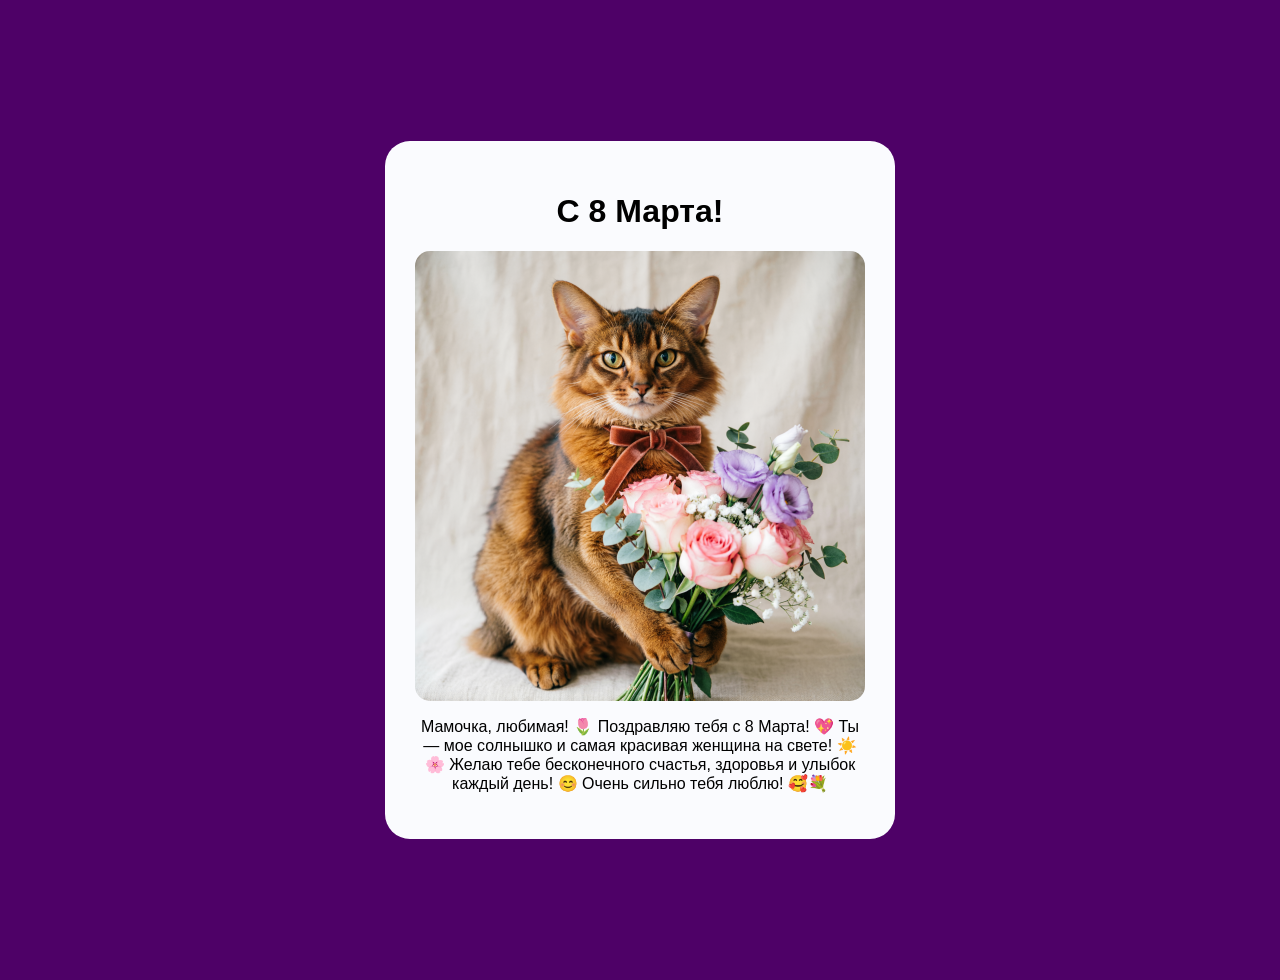
<file: Dan Naidovski/index.html>
<html>
  <head>
    <meta charset="UTF-8" />
    <link rel="stylesheet" href="style.css" type="text/css" />
  </head>
  <body>
    <div class="card">
      <h1>С 8 Марта!</h1>
      <img src="image.png" alt="Праздничная картинка" />
      <p>
        Мамочка, любимая! 🌷 Поздравляю тебя с 8 Марта! 💖 Ты — мое солнышко и
        самая красивая женщина на свете! ☀️🌸 Желаю тебе бесконечного счастья,
        здоровья и улыбок каждый день! 😊 Очень сильно тебя люблю! 🥰💐
      </p>
    </div>
  </body>
</html>
</file>
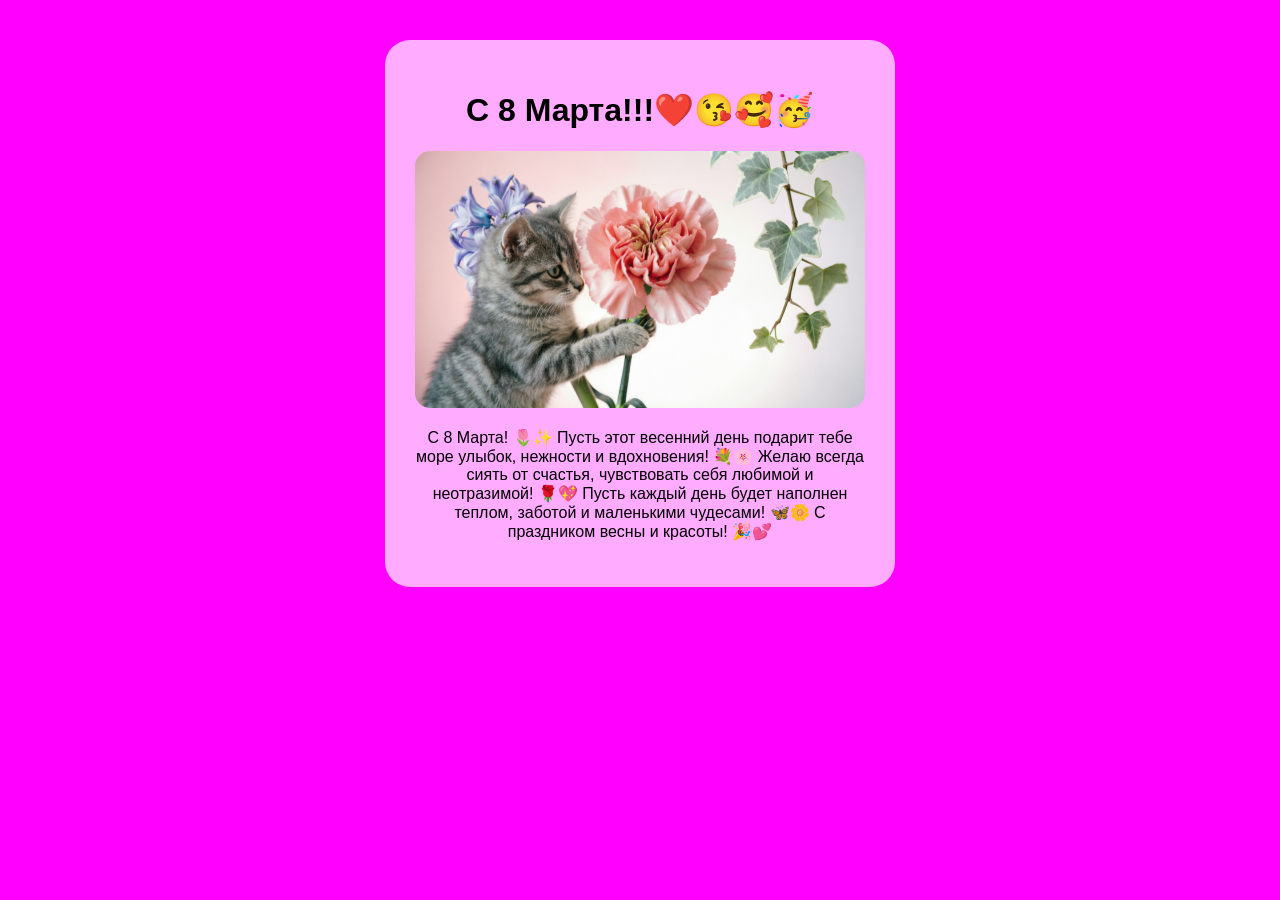
<file: Denis Timofeev/index.html>
<html>
    <head>
    <meta charset="UTF-8">
    <link rel="stylesheet"href="style.css"type="text/css"
    </head>
    <body>
    <div class="card">
      <h1>С 8 Марта!!!❤️😘🥰🥳</h1>
      <img src="image.png" alt="?"
      <p>
        С 8 Марта! 🌷✨
Пусть этот весенний день подарит тебе море улыбок, нежности и вдохновения! 💐🌸 Желаю всегда сиять от счастья, чувствовать себя любимой и неотразимой! 🌹💖
Пусть каждый день будет наполнен теплом, заботой и маленькими чудесами! 🦋🌼
С праздником весны и красоты! 🎉💕
      </p>
    </div>
     </body>
</html>
</file>
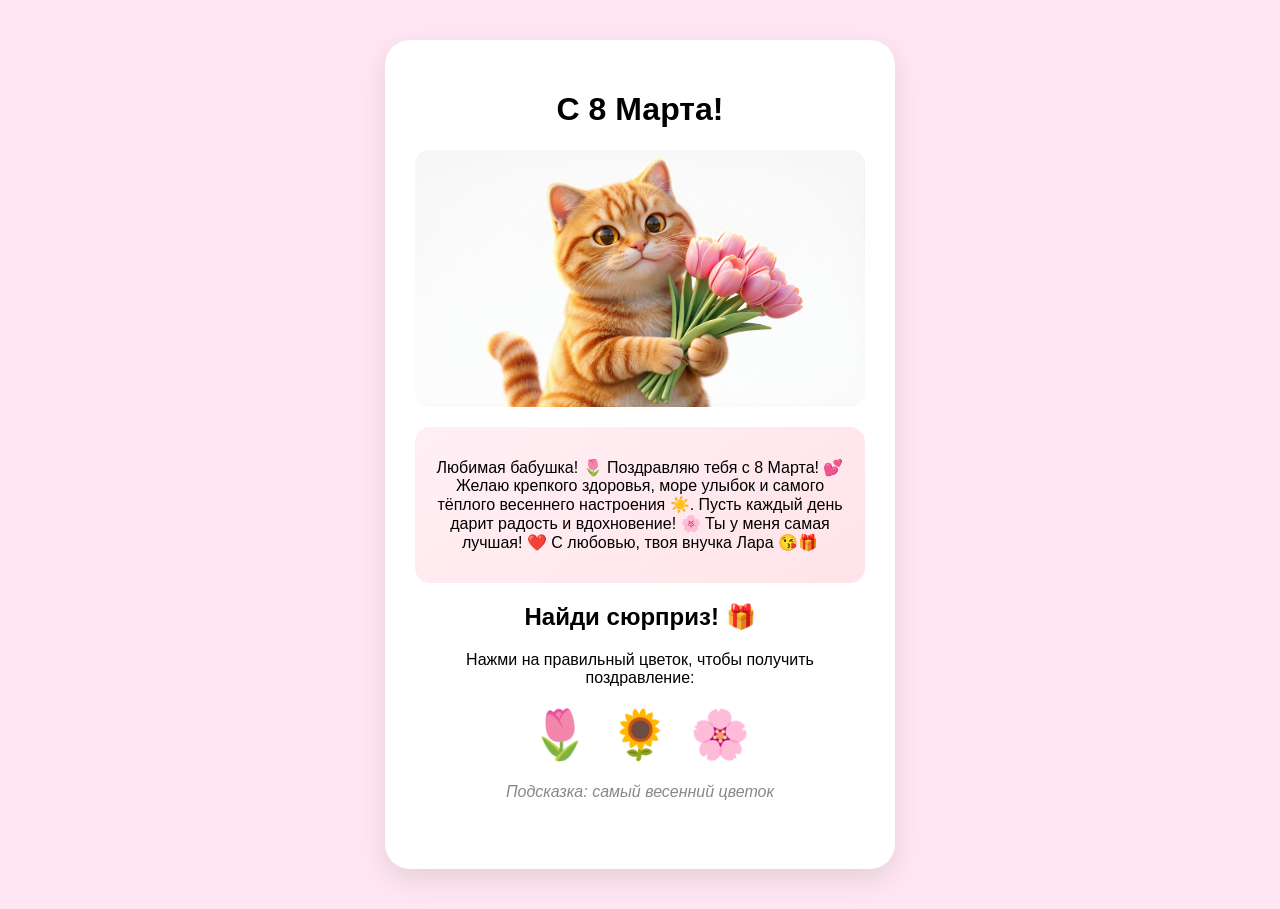
<file: Lara/index.html>
<html>
  <head>
    <meta charset="UTF-8" />
    <link rel="stylesheet" href="style.css" type="text/css" />
  </head>
  <body>
    <div class="card" id="gameCard">
      <h1 class="title-animation">C 8 Марта!</h1>
      <img src="image.png" alt="Праздничная картинка" class="image-animation" />

      <!-- Начальное сообщение (по умолчанию скрыто) -->
      <div id="initialMessage" class="message">
        <p>
          Любимая бабушка! 🌷 Поздравляю тебя с 8 Марта! 💕 Желаю крепкого
          здоровья, море улыбок и самого тёплого весеннего настроения ☀️. Пусть
          каждый день дарит радость и вдохновение! 🌸 Ты у меня самая лучшая! ❤️
          С любовью, твоя внучка Лара 😘🎁
        </p>
      </div>

      <!-- Квест-игра -->
      <div id="gameArea">
        <h2>Найди сюрприз! 🎁</h2>
        <p>Нажми на правильный цветок, чтобы получить поздравление:</p>
        <div class="flowers-container">
          <div class="flower" data-flower="1" onclick="checkFlower(1)">🌷</div>
          <div class="flower" data-flower="2" onclick="checkFlower(2)">🌻</div>
          <div class="flower" data-flower="3" onclick="checkFlower(3)">🌸</div>
        </div>
        <p id="gameHint">Подсказка: самый весенний цветок</p>
      </div>

      <!-- Секретное сообщение (появляется после победы) -->
      <div id="secretMessage" class="message hidden">
        <p class="secret-text">
          🎉 СЮРПРИЗ! 🎉<br /><br />
          Я приготовила для тебя ещё одно поздравление:<br />
          "Ты самый чудесный человек на свете! Пусть весна подарит много тёплых
          дней и приятных сюрпризов!"<br /><br />
          🌷❤️ С любовью, Лара ❤️🌷
        </p>
        <button class="reset-button" onclick="resetGame()">
          Сыграть ещё раз
        </button>
      </div>
    </div>

    <script>
      // Правильный цветок (самый весенний - тюльпан)
      const CORRECT_FLOWER = 1;

      // Элементы страницы
      const gameArea = document.getElementById("gameArea");
      const initialMessage = document.getElementById("initialMessage");
      const secretMessage = document.getElementById("secretMessage");
      const gameHint = document.getElementById("gameHint");

      // Функция проверки выбранного цветка
      function checkFlower(flowerNumber) {
        const flowers = document.querySelectorAll(".flower");

        if (flowerNumber === CORRECT_FLOWER) {
          // Победа!
          gameArea.classList.add("hidden");
          initialMessage.classList.add("hidden");
          secretMessage.classList.remove("hidden");

          // Добавляем эффект конфетти (простую анимацию)
          createConfetti();
        } else {
          // Неправильный выбор
          gameHint.textContent = "❌ Попробуй другой цветок! ❌";
          gameHint.style.color = "#ff6b6b";

          // Анимация для неправильного цветка
          flowers[flowerNumber - 1].style.transform = "scale(0.9)";
          setTimeout(() => {
            flowers[flowerNumber - 1].style.transform = "scale(1)";
          }, 200);
        }
      }

      // Функция создания конфетти
      function createConfetti() {
        for (let i = 0; i < 30; i++) {
          const confetti = document.createElement("div");
          confetti.className = "confetti";
          confetti.style.left = Math.random() * 100 + "%";
          confetti.style.animationDelay = Math.random() * 2 + "s";
          confetti.style.backgroundColor = `hsl(${Math.random() * 360}, 80%, 60%)`;
          document.body.appendChild(confetti);

          // Удаляем конфетти через 4 секунды
          setTimeout(() => {
            confetti.remove();
          }, 4000);
        }
      }

      // Сброс игры
      function resetGame() {
        gameArea.classList.remove("hidden");
        initialMessage.classList.remove("hidden");
        secretMessage.classList.add("hidden");
        gameHint.textContent = "Подсказка: самый весенний цветок";
        gameHint.style.color = "";

        // Удаляем все конфетти
        document.querySelectorAll(".confetti").forEach((c) => c.remove());
      }
    </script>
  </body>
</html>
</file>
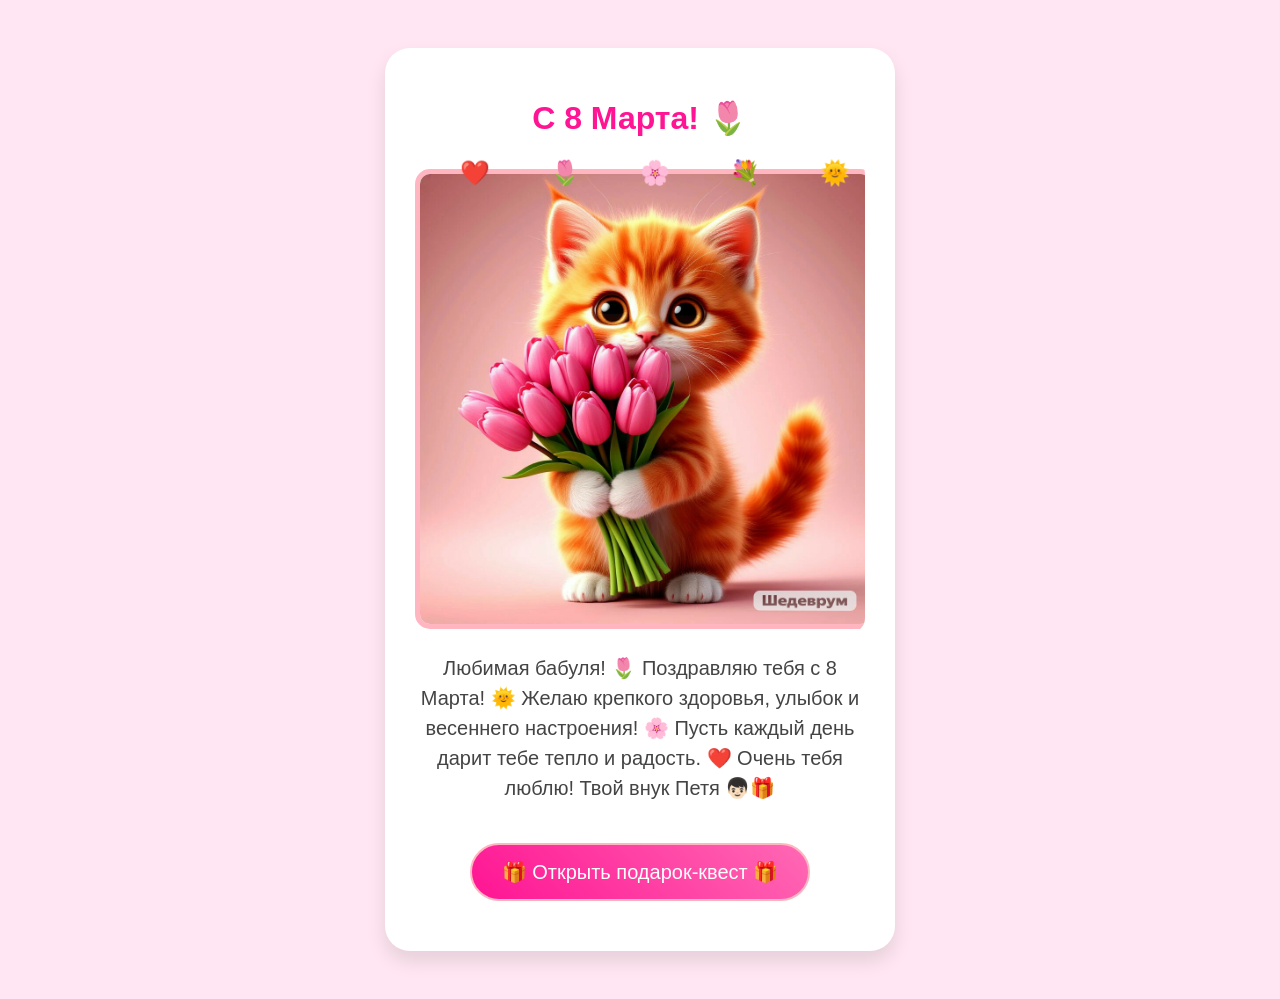
<file: Lara_test_project/index.html>
<!DOCTYPE html>
<html lang="en">
<head>
    <meta charset="UTF-8">
    <title>Открытка для бабули с квестом</title>
    <link rel="stylesheet" href="style.css" type="text/css">
</head>
<body>
    <div class="card" id="gameCard">
        <!-- Экран 1: Поздравление (показывается сначала) -->
        <div id="greetingScreen" class="screen active">
            <h1 class="animated-title">С 8 Марта! 🌷</h1>

            <div class="image-container">
                <img src="cat.jpg" alt="Праздничная картинка" class="animated-image">
                <div class="floating-hearts">
                    <span>❤️</span><span>🌷</span><span>🌸</span><span>💐</span><span>🌞</span>
                </div>
            </div>

            <p class="animated-text">Любимая бабуля! 🌷 Поздравляю тебя с 8 Марта! 🌞
            Желаю крепкого здоровья, улыбок и весеннего настроения! 🌸 Пусть каждый день дарит тебе тепло и радость. ❤️ Очень тебя люблю!
            Твой внук Петя 👦🏻🎁</p>

            <button class="quest-btn" onclick="startQuest()">🎁 Открыть подарок-квест 🎁</button>
        </div>

        <!-- Экран 2: Квест-игра -->
        <div id="questScreen" class="screen">
            <h2>🌸 Квест для бабули 🌸</h2>

            <div id="question1" class="question active">
                <p>Вопрос 1: Мой любимый цветок?</p>
                <div class="answers">
                    <button class="answer-btn" onclick="checkAnswer(1, 'роза')">🌹 Роза</button>
                    <button class="answer-btn" onclick="checkAnswer(1, 'тюльпан')">🌷 Тюльпан</button>
                    <button class="answer-btn" onclick="checkAnswer(1, 'ромашка')">🌼 Ромашка</button>
                </div>
            </div>

            <div id="question2" class="question">
                <p>Вопрос 2: Что я люблю делать с бабулей?</p>
                <div class="answers">
                    <button class="answer-btn" onclick="checkAnswer(2, 'чай')">☕ Пить чай с пирожками</button>
                    <button class="answer-btn" onclick="checkAnswer(2, 'гулять')">🚶 Гулять в парке</button>
                    <button class="answer-btn" onclick="checkAnswer(2, 'смотреть')">📺 Смотреть телевизор</button>
                </div>
            </div>

            <div id="question3" class="question">
                <p>Вопрос 3: Какое у меня любимое занятие?</p>
                <div class="answers">
                    <button class="answer-btn" onclick="checkAnswer(3, 'рисовать')">🎨 Рисовать</button>
                    <button class="answer-btn" onclick="checkAnswer(3, 'играть')">🎮 Играть в компьютер</button>
                    <button class="answer-btn" onclick="checkAnswer(3, 'читать')">📚 Читать книги</button>
                </div>
            </div>

            <div id="congratsMessage" class="hidden">
                <h3>🎉 ПОЗДРАВЛЯЮ! 🎉</h3>
                <p class="special-text">Ты прошла квест! Вот тебе особенное поздравление:</p>
                <p class="poem">
                    Бабуля милая, родная,<br>
                    С 8 Марта поздравляю!<br>
                    Ты лучше всех на свете,<br>
                    Пусть счастье, как букет, цветет!<br>
                    Твой Петя 👦🏻❤️
                </p>
                <button class="quest-btn" onclick="restartCard()">🎀 Посмотреть открытку сначала 🎀</button>
            </div>

            <div id="tryAgainMessage" class="hidden">
                <p>❌ Попробуй еще раз! ❌</p>
            </div>
        </div>
    </div>

    <script src="script.js"></script>
</body>
</html>
</file>
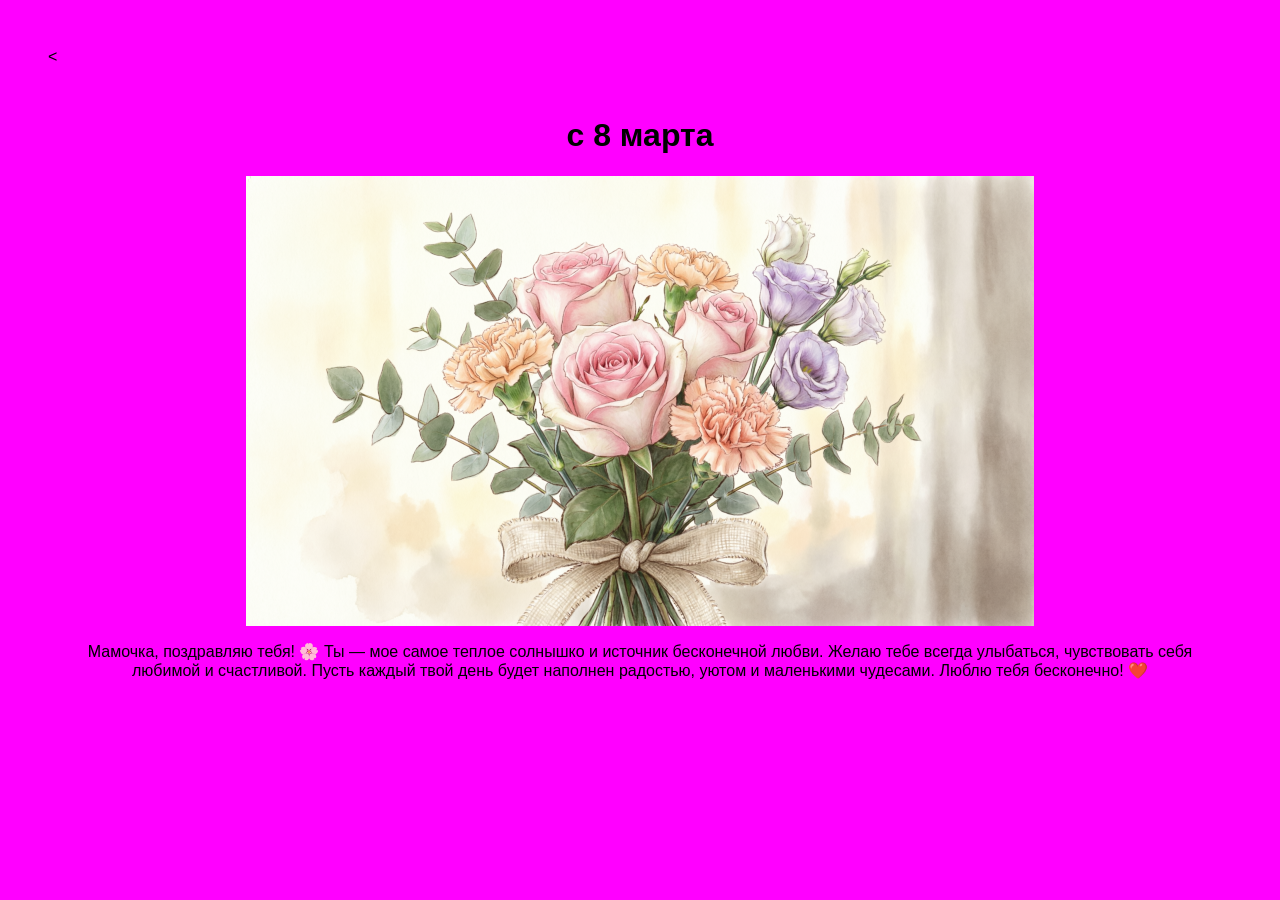
<file: ROMAAA KULIKOV/index.html>
<html>
  <head>
    <meta charset="UTF-8" />
    <link rel="stylesheet" href="style.css" type="text/css" />
    <
  </head>

  <body>
    <div class="card">
      <h1>с 8 марта</h1>
      <img src="image.png" alt="праздничная картинка" />
      <p>
        Мамочка, поздравляю тебя! 🌸 Ты — мое самое теплое солнышко и источник
        бесконечной любви. Желаю тебе всегда улыбаться, чувствовать себя любимой
        и счастливой. Пусть каждый твой день будет наполнен радостью, уютом и
        маленькими чудесами. Люблю тебя бесконечно! ❤️
      </p>
    </div>
  </body>
</html>
</file>
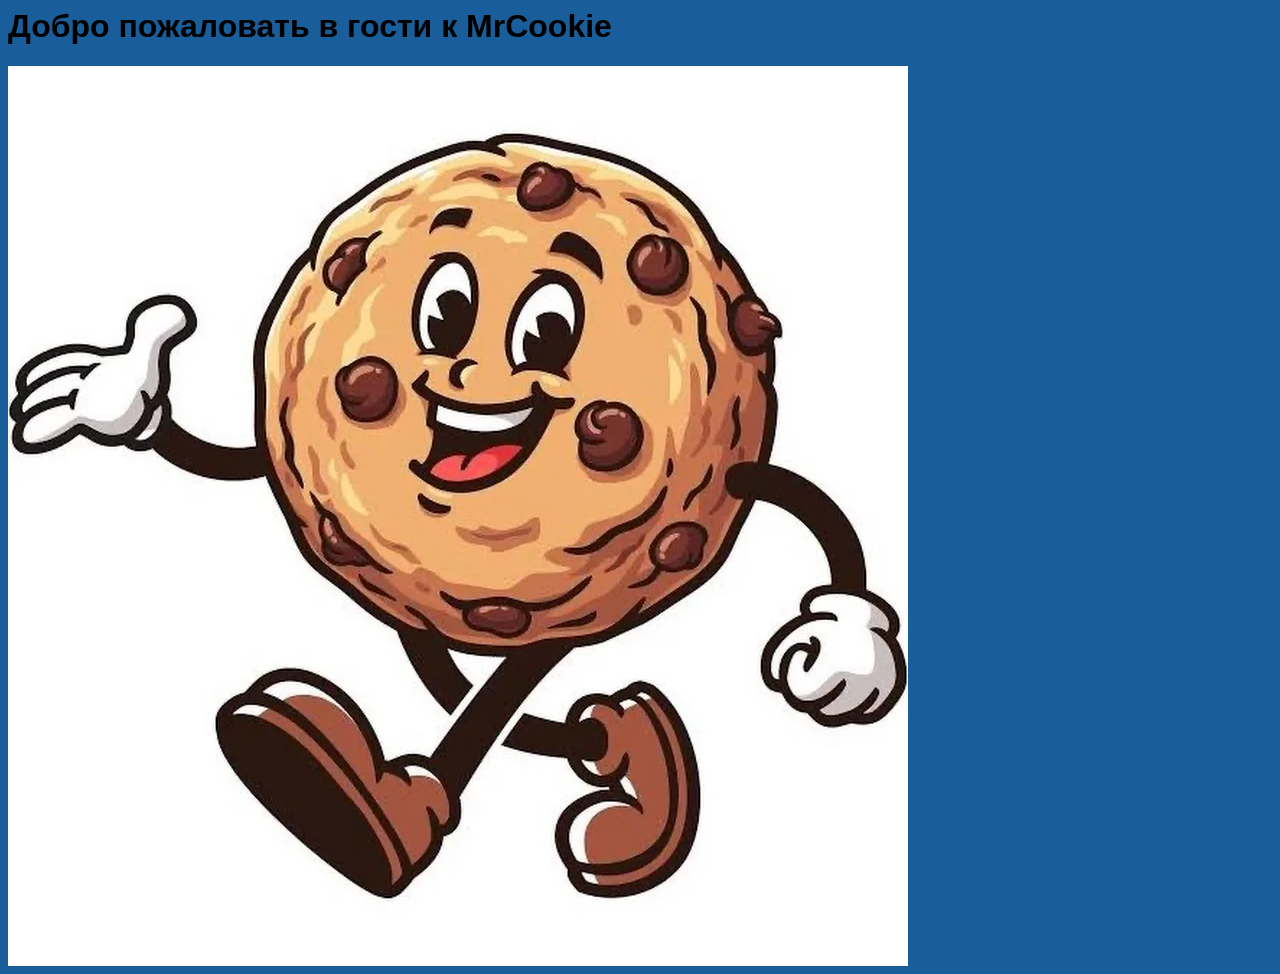
<file: Seva chernikov/index.html>
<html>
  <head>
    <meta charset="UTF-8" />
    <link rel="stylesheet" href="style.css" type="text/css" />
  </head>
  <body>
    <div class="card">
      <h1>Добро пожаловать в гости к MrCookie</h1>
      <img src="image.png" alt="MrCookie" />
    </div>
  </body>
</html>
</file>
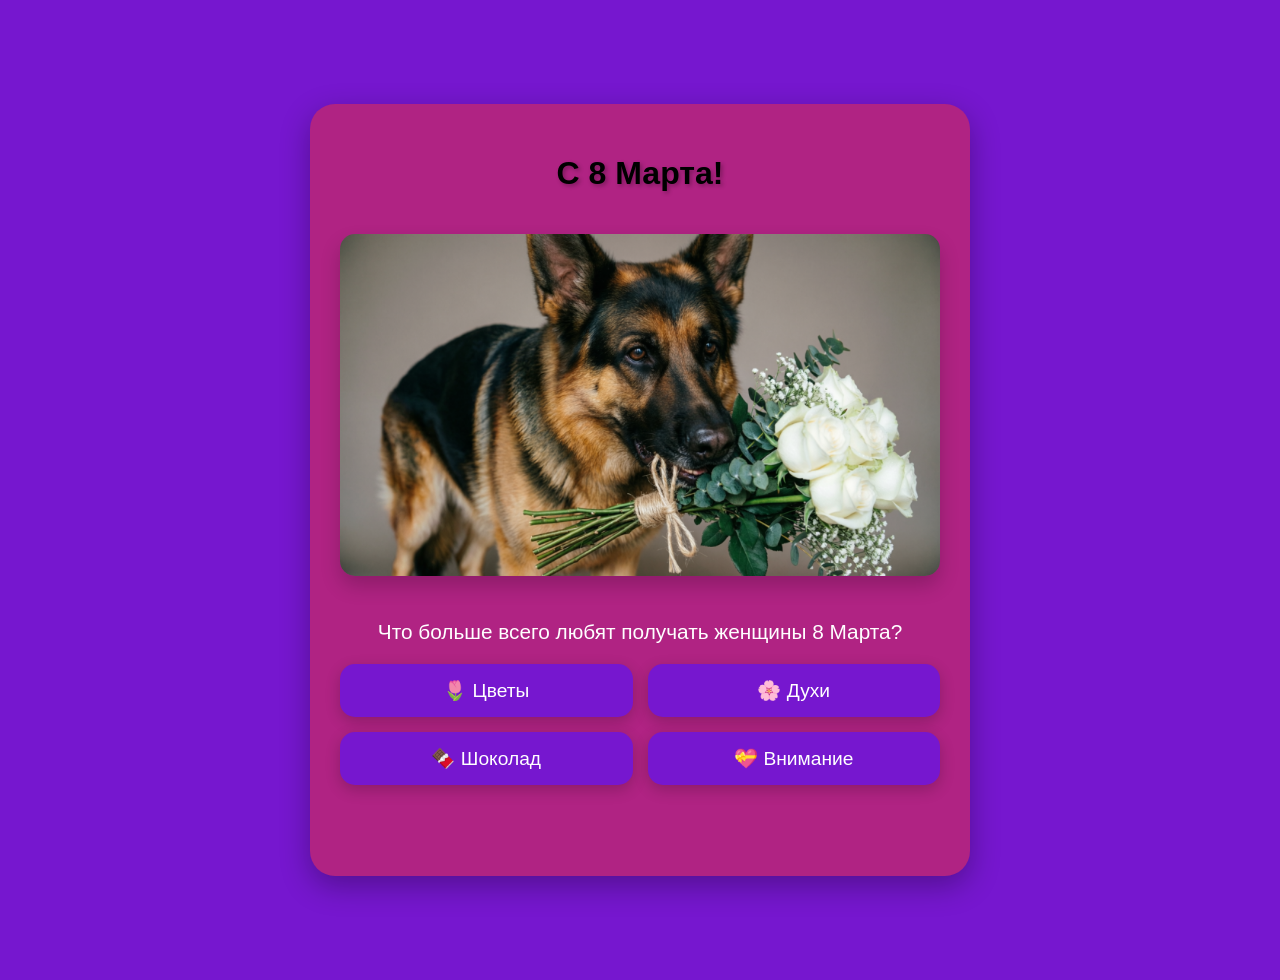
<file: Smirnov Timofey/index.html>
<!doctype html>
<html lang="ru">
  <head>
    <meta charset="UTF-8" />
    <meta name="viewport" content="width=device-width, initial-scale=1.0" />
    <link rel="stylesheet" href="style.css" type="text/css" />
  </head>
  <body>
    <div class="card" id="gameCard">
      <h1 class="title-animation">С 8 Марта!</h1>
      <img src="image.png" alt="Праздничная картинка" class="image-animation" />

      <!-- Квест-игра -->
      <div id="gameContainer">
        <div id="questionBlock">
          <p id="question">Что больше всего любят получать женщины 8 Марта?</p>
          <div id="answers">
            <button class="answer-btn" onclick="checkAnswer('flowers')">
              🌷 Цветы
            </button>
            <button class="answer-btn" onclick="checkAnswer('perfume')">
              🌸 Духи
            </button>
            <button class="answer-btn" onclick="checkAnswer('chocolate')">
              🍫 Шоколад
            </button>
            <button class="answer-btn" onclick="checkAnswer('attention')">
              💝 Внимание
            </button>
          </div>
          <p id="hint"></p>
        </div>

        <div id="congratsBlock" style="display: none">
          <div class="confetti"></div>
          <div class="congrats-message">
            <h2>🎉 Правильно! 🎉</h2>
            <p class="poem">
              Мама милая, родная, С 8 Марта поздравляю!<br />
              Пусть весна подарит счастье, Свет, любовь и море ласки.<br />
              Пусть сбываются мечты, Будут радостными дни,<br />
              А в душе — всегда весна, Ты прекраснее всех всегда!<br />
              С 8 Марта, мамочка родная, Пусть цветёт душа, как майский сад.<br />
              Я люблю тебя, ты знаешь, Ты мой самый лучший клад!<br />
              Тебе, мама, в день весенний Шлю стихи и тёплый свет.<br />
              Ты — моё вдохновенье, Ты — мой главный в жизни след.<br />
              Пусть глаза сияют ярко, Сердце полнится добром,<br />
              А в душе царит подарок — Счастье, мир и тёплый дом!
            </p>
            <button class="reset-btn" onclick="resetGame()">
              🎀 Ещё раз 🎀
            </button>
          </div>
        </div>
      </div>
    </div>

    <script src="script.js"></script>
  </body>
</html>
</file>
<file: Dan Naidovski/style.css>
body {
  background-color: rgb(78, 1, 103);
  font-family: "Arial", sans-serif; /* Исправлено: была пропущена запятая */
  padding: 40px; /* Исправлено: был пробел между 40 и px */
  margin: 0; /* Добавлено для эстетики, чтобы фон занимал всю область */
  min-height: 100vh; /* Добавлено для центрирования по высоте */
  display: flex; /* Добавлено для центрирования карточки */
  align-items: center; /* Добавлено для центрирования карточки */
  justify-content: center; /* Добавлено для центрирования карточки */
}

.card {
  background-color: rgb(250, 251, 254);
  max-width: 450px; /* Исправлено: не хватало 'px' */
  margin: 0 auto;
  padding: 30px;
  border-radius: 25px;
  text-align: center;

  /* Добавленная анимация */
  animation: fadeInUp 1s ease-in-out;
}

/* Добавленная анимация для заголовка */
h1 {
  animation: gentleWave 3s infinite ease-in-out;
  transform-origin: center; /* Чтобы покачивание было симметричным */
}

/* Добавленная анимация для картинки */
img {
  max-width: 100%; /* Чтобы картинка не вылезала за пределы карточки */
  height: auto;
  border-radius: 15px; /* Немного скруглим картинку для красоты */
  animation: gentleGlow 2.5s infinite alternate ease-in-out;
}

p {
  /* Стиль вашего параграфа не меняется */
}

/* Ключевые кадры (описание анимаций) */

/* 1. Появление карточки */
@keyframes fadeInUp {
  0% {
    opacity: 0;
    transform: translateY(20px);
  }
  100% {
    opacity: 1;
    transform: translateY(0);
  }
}

/* 2. Легкое покачивание заголовка */
@keyframes gentleWave {
  0% {
    transform: rotate(0deg);
  }
  25% {
    transform: rotate(1deg);
  }
  75% {
    transform: rotate(-1deg);
  }
  100% {
    transform: rotate(0deg);
  }
}

/* 3. Мягкое свечение картинки */
@keyframes gentleGlow {
  from {
    filter: brightness(1);
    transform: scale(1);
  }
  to {
    filter: brightness(1.05) drop-shadow(0 0 5px rgba(255, 200, 200, 0.5));
    transform: scale(1.02);
  }
}
</file>
<file: Denis Timofeev/style.css>
body {
  background-color: fuchsia;
  font-family: Arial, sans-serif;
  padding: 40px;
  margin: 0;
}

.card {
  background-color: rgb(255, 171, 255);
  max-width: 450px;
  margin: 0 auto;
  padding: 30px;
  border-radius: 25px;
  text-align: center;
}

.card img {
  display: block;
  margin: 20px auto;
  max-width: 100%;
  border-radius: 15px;
}
</file>
<file: Lara/style.css>
body {
  background-color: #ffe6f2;
  font-family: "Arial", sans-serif;
  padding: 40px;
  margin: 0;
  overflow-x: hidden;
}

.card {
  background-color: white;
  max-width: 450px;
  margin: 0 auto;
  padding: 30px;
  border-radius: 25px;
  text-align: center;
  position: relative;
  box-shadow: 0 10px 30px rgba(0, 0, 0, 0.1);
}

/* Анимация для заголовка */
.title-animation {
  animation: glow 2s ease-in-out infinite;
}

@keyframes glow {
  0%,
  100% {
    text-shadow: 0 0 5px #ff9a9e;
  }
  50% {
    text-shadow:
      0 0 20px #ff6b6b,
      0 0 30px #ffd700;
  }
}

/* Анимация для картинки */
.image-animation {
  animation: float 3s ease-in-out infinite;
  max-width: 100%;
  border-radius: 15px;
}

@keyframes float {
  0%,
  100% {
    transform: translateY(0);
  }
  50% {
    transform: translateY(-10px);
  }
}

/* Стили для цветков в игре */
.flowers-container {
  display: flex;
  justify-content: center;
  gap: 20px;
  margin: 20px 0;
}

.flower {
  font-size: 3rem;
  cursor: pointer;
  transition: all 0.3s ease;
  animation: bounce 2s ease-in-out infinite;
}

.flower:hover {
  transform: scale(1.2) rotate(5deg);
  filter: drop-shadow(0 0 10px #ffd700);
}

@keyframes bounce {
  0%,
  100% {
    transform: translateY(0);
  }
  50% {
    transform: translateY(-5px);
  }
}

/* Стили для сообщений */
.message {
  margin: 20px 0;
  padding: 15px;
  border-radius: 15px;
  background: linear-gradient(145deg, #fff0f5, #ffe4e9);
}

.hidden {
  display: none;
}

/* Стили для секретного сообщения */
.secret-text {
  font-size: 1.1rem;
  color: #d44e6c;
  animation: appear 1s ease-out;
}

@keyframes appear {
  from {
    opacity: 0;
    transform: scale(0.8);
  }
  to {
    opacity: 1;
    transform: scale(1);
  }
}

/* Кнопка сброса */
.reset-button {
  background: linear-gradient(145deg, #ffb6c1, #ff9eb5);
  border: none;
  padding: 10px 25px;
  border-radius: 25px;
  color: white;
  font-weight: bold;
  cursor: pointer;
  transition: all 0.3s ease;
  margin-top: 15px;
  border: 1px solid rgba(255, 255, 255, 0.5);
}

.reset-button:hover {
  transform: translateY(-2px);
  box-shadow: 0 5px 15px rgba(255, 105, 180, 0.4);
}

/* Стили для конфетти */
.confetti {
  position: fixed;
  width: 10px;
  height: 10px;
  background-color: #f00;
  border-radius: 50%;
  top: -10px;
  animation: fall 4s linear forwards;
  z-index: 1000;
}

@keyframes fall {
  to {
    transform: translateY(100vh) rotate(720deg);
  }
}

/* Подсказка */
#gameHint {
  color: #888;
  font-style: italic;
  transition: color 0.3s ease;
  min-height: 40px;
}

/* Адаптивность для мобильных */
@media (max-width: 500px) {
  body {
    padding: 20px;
  }

  .flower {
    font-size: 2.5rem;
  }
}
</file>
<file: Lara_test_project/style.css>
/* Настройки всего фона страницы */
body {
  background-color: #ffe6f2; /* Нежно-розовый цвет фона страницы */
  font-family: 'Arial', sans-serif; /* Понятный и красивый шрифт */
  padding: 40px; /* Отступы со всех сторон */
}

/* Настройки белой карточки-открытки */
.card {
  background-color: white; /* Цвет самой открытки */
  max-width: 450px; /* Максимальная ширина открытки */
  margin: 0 auto; /* Эта команда ставит открытку ровно по центру */
  padding: 30px; /* Отступы внутри открытки, чтобы тексту не было тесно */
  border-radius: 25px; /* Закругляем углы карточки */
  box-shadow: 0px 10px 20px rgba(0, 0, 0, 0.1); /* Добавляем красивую тень */
  text-align: center; /* Выравниваем всё содержимое по центру */
}

/* Настройки главного заголовка */
h1 {
  color: #ff1493; /* Ярко-розовый цвет (DeepPink) */
  font-size: 32px; /* Размер букв */
}

/* Настройки картинки */
img {
  max-width: 100%; /* Картинка не вылезет за края открытки */
  border-radius: 15px; /* Немного закругляем углы самой картинки */
  border: 5px solid #ffb6c1; /* Добавляем светло-розовую рамочку */
  margin-top: 10px; /* Отступ сверху */
  transition: transform 0.3s; /* Готовим картинку к плавной анимации */
}

/* МАГИЯ: Анимация при наведении мышки */
img:hover {
  transform: scale(1.08); /* Картинка увеличится, когда на нее наведут курсор */
}

/* Настройки текста поздравления */
p {
  color: #444444; /* Темно-серый цвет для текста (черный слишком резкий) */
  font-size: 20px; /* Размер текста */
  line-height: 1.5; /* Расстояние между строками, чтобы было удобно читать */
  margin-top: 20px; /* Отступ от картинки */
}

/* ДОБАВИТЬ В КОНЕЦ ФАЙЛА */

/* Анимации для заголовка */
@keyframes titleGlow {
  0% { text-shadow: 0 0 5px #ffb6c1; }
  50% { text-shadow: 0 0 20px #ff1493, 0 0 30px #ff69b4; }
  100% { text-shadow: 0 0 5px #ffb6c1; }
}

.animated-title {
  animation: titleGlow 2s infinite;
}

/* Анимация для изображения */
@keyframes float {
  0% { transform: translateY(0px); }
  50% { transform: translateY(-10px); }
  100% { transform: translateY(0px); }
}

.animated-image {
  animation: float 3s ease-in-out infinite;
}

/* Плавающие сердечки */
.floating-hearts {
  position: absolute;
  top: 0;
  left: 0;
  width: 100%;
  height: 100%;
  pointer-events: none;
}

.floating-hearts span {
  position: absolute;
  font-size: 24px;
  animation: floatHeart 3s infinite;
}

.floating-hearts span:nth-child(1) { left: 10%; animation-delay: 0s; }
.floating-hearts span:nth-child(2) { left: 30%; animation-delay: 0.5s; }
.floating-hearts span:nth-child(3) { left: 50%; animation-delay: 1s; }
.floating-hearts span:nth-child(4) { left: 70%; animation-delay: 1.5s; }
.floating-hearts span:nth-child(5) { left: 90%; animation-delay: 2s; }

@keyframes floatHeart {
  0% { top: 100%; opacity: 1; }
  100% { top: -20%; opacity: 0; }
}

.image-container {
  position: relative;
  overflow: hidden;
  border-radius: 15px;
}

/* Стили для кнопки квеста */
.quest-btn {
  background: linear-gradient(45deg, #ff1493, #ff69b4);
  color: white;
  border: none;
  padding: 15px 30px;
  font-size: 20px;
  border-radius: 50px;
  cursor: pointer;
  margin: 20px 0;
  transition: transform 0.3s, box-shadow 0.3s;
  border: 2px solid #ffb6c1;
}

.quest-btn:hover {
  transform: scale(1.1);
  box-shadow: 0 0 20px rgba(255, 20, 147, 0.5);
}

/* Стили для экранов */
.screen {
  display: none;
  opacity: 0;
  transition: opacity 0.5s;
}

.screen.active {
  display: block;
  opacity: 1;
}

/* Стили для вопросов */
.question {
  display: none;
  margin: 20px 0;
}

.question.active {
  display: block;
}

.answer-btn {
  background: #ffe6f2;
  border: 2px solid #ffb6c1;
  color: #444;
  padding: 12px 24px;
  margin: 8px;
  font-size: 16px;
  border-radius: 25px;
  cursor: pointer;
  transition: all 0.3s;
  width: 80%;
  max-width: 300px;
}

.answer-btn:hover {
  background: #ffb6c1;
  transform: scale(1.05);
  box-shadow: 0 5px 15px rgba(255, 182, 193, 0.5);
}

/* Скрытые элементы */
.hidden {
  display: none;
}

/* Стили для поздравления */
.special-text {
  color: #ff1493;
  font-size: 22px;
  font-weight: bold;
  animation: pulse 1.5s infinite;
}

@keyframes pulse {
  0% { transform: scale(1); }
  50% { transform: scale(1.05); }
  100% { transform: scale(1); }
}

.poem {
  background: #ffe6f2;
  padding: 20px;
  border-radius: 15px;
  border: 2px solid #ffb6c1;
  font-size: 18px;
  line-height: 1.8;
  white-space: pre-line;
}

/* Анимация для текста поздравления */
.animated-text {
  animation: slideIn 1s ease-out;
}

@keyframes slideIn {
  from {
    opacity: 0;
    transform: translateY(20px);
  }
  to {
    opacity: 1;
    transform: translateY(0);
  }
}

h2 {
  color: #ff1493;
  font-size: 28px;
  margin-bottom: 30px;
}
</file>
<file: ROMAAA KULIKOV/style.css>
body {
background-color: fuchsia;
font-family: Arial, Helvetica, sans-serif;
padding: 40px;
}
.card {
   background-color :aliceblue
   max-width: 450px;
   margin: 0 auto;
padding: 30px;
border-radius: 25px;
text-align: center;
}
</file>
<file: Seva chernikov/style.css>
body {
  background-color: rgb(25, 94, 154);
  font-family:
    "Trebuchet MS", "Lucida Sans Unicode", "Lucida Grande", "Lucida Sans",
    Arial, sans-serif;
  padding: 40 px;
}
</file>
<file: Smirnov Timofey/style.css>
body {
  background-color: rgb(118, 23, 207);
  font-family: Arial, sans-serif;
  padding: 40px;
  margin: 0;
  min-height: 100vh;
  display: flex;
  align-items: center;
}

.card {
  background-color: rgb(176, 35, 131);
  max-width: 600px;
  margin: 0 auto;
  padding: 30px;
  border-radius: 25px;
  text-align: center;
  box-shadow: 0 10px 30px rgba(0, 0, 0, 0.3);
  animation: glow 3s infinite alternate;
}

/* Анимация заголовка */
.title-animation {
  animation:
    slideIn 1.5s ease-out,
    colorChange 3s infinite alternate;
  text-shadow: 2px 2px 4px rgba(0, 0, 0, 0.3);
}

/* Анимация изображения */
.image-animation {
  max-width: 100%;
  border-radius: 15px;
  animation:
    float 3s ease-in-out infinite,
    rotate 10s linear infinite;
  box-shadow: 0 10px 20px rgba(0, 0, 0, 0.2);
  margin: 20px 0;
}

/* Стили для игры */
#question {
  color: white;
  font-size: 1.3em;
  margin: 20px 0;
  animation: fadeIn 2s;
}

#answers {
  display: grid;
  grid-template-columns: repeat(2, 1fr);
  gap: 15px;
  margin: 20px 0;
}

.answer-btn {
  background-color: rgb(118, 23, 207);
  color: white;
  border: none;
  padding: 15px;
  border-radius: 15px;
  font-size: 1.2em;
  cursor: pointer;
  transition: all 0.3s;
  box-shadow: 0 5px 15px rgba(0, 0, 0, 0.2);
}

.answer-btn:hover {
  transform: scale(1.05) translateY(-5px);
  background-color: rgb(140, 45, 229);
  box-shadow: 0 10px 25px rgba(0, 0, 0, 0.3);
}

.answer-btn:active {
  transform: scale(0.95);
}

#hint {
  color: #ffd700;
  font-style: italic;
  min-height: 25px;
  margin-top: 20px;
}

/* Анимация для поздравления */
.congrats-message {
  animation: zoomIn 1s;
  color: white;
}

.congrats-message h2 {
  font-size: 2.5em;
  margin-bottom: 20px;
  animation: pulse 2s infinite;
}

.poem {
  line-height: 1.8;
  margin: 30px 0;
  background-color: rgba(118, 23, 207, 0.3);
  padding: 20px;
  border-radius: 15px;
}

.reset-btn {
  background-color: rgb(118, 23, 207);
  color: white;
  border: none;
  padding: 15px 30px;
  border-radius: 15px;
  font-size: 1.2em;
  cursor: pointer;
  transition: all 0.3s;
  box-shadow: 0 5px 15px rgba(0, 0, 0, 0.2);
}

.reset-btn:hover {
  transform: scale(1.1);
  background-color: rgb(140, 45, 229);
}

/* Анимация конфетти */
.confetti {
  position: fixed;
  top: 0;
  left: 0;
  width: 100%;
  height: 100%;
  pointer-events: none;
  animation: confetti 5s ease-in-out forwards;
  background:
    radial-gradient(circle at 10% 30%, #ff69b4, transparent 20%),
    radial-gradient(circle at 90% 70%, #ffd700, transparent 25%),
    radial-gradient(circle at 30% 80%, #ff1493, transparent 30%),
    radial-gradient(circle at 70% 20%, #ffff00, transparent 35%),
    radial-gradient(circle at 50% 50%, #ff69b4, transparent 40%);
  opacity: 0.5;
  z-index: 1000;
}

/* Анимации */
@keyframes slideIn {
  from {
    transform: translateY(-100px);
    opacity: 0;
  }
  to {
    transform: translateY(0);
    opacity: 1;
  }
}

@keyframes float {
  0%,
  100% {
    transform: translateY(0);
  }
  50% {
    transform: translateY(-15px);
  }
}

@keyframes rotate {
  0% {
    transform: rotate(0deg);
  }
  25% {
    transform: rotate(2deg);
  }
  75% {
    transform: rotate(-2deg);
  }
  100% {
    transform: rotate(0deg);
  }
}

@keyframes colorChange {
  from {
    color: rgb(255, 255, 255);
  }
  to {
    color: rgb(255, 215, 0);
  }
}

@keyframes glow {
  from {
    box-shadow: 0 10px 30px rgba(255, 20, 147, 0.3);
  }
  to {
    box-shadow: 0 20px 40px rgba(255, 215, 0, 0.5);
  }
}

@keyframes zoomIn {
  from {
    transform: scale(0);
    opacity: 0;
  }
  to {
    transform: scale(1);
    opacity: 1;
  }
}

@keyframes pulse {
  0%,
  100% {
    transform: scale(1);
  }
  50% {
    transform: scale(1.1);
  }
}

@keyframes fadeIn {
  from {
    opacity: 0;
  }
  to {
    opacity: 1;
  }
}

@keyframes confetti {
  0% {
    transform: translateY(-100%) rotate(0deg);
    opacity: 0;
  }
  20% {
    opacity: 0.8;
  }
  100% {
    transform: translateY(100%) rotate(720deg);
    opacity: 0;
  }
}
</file>
